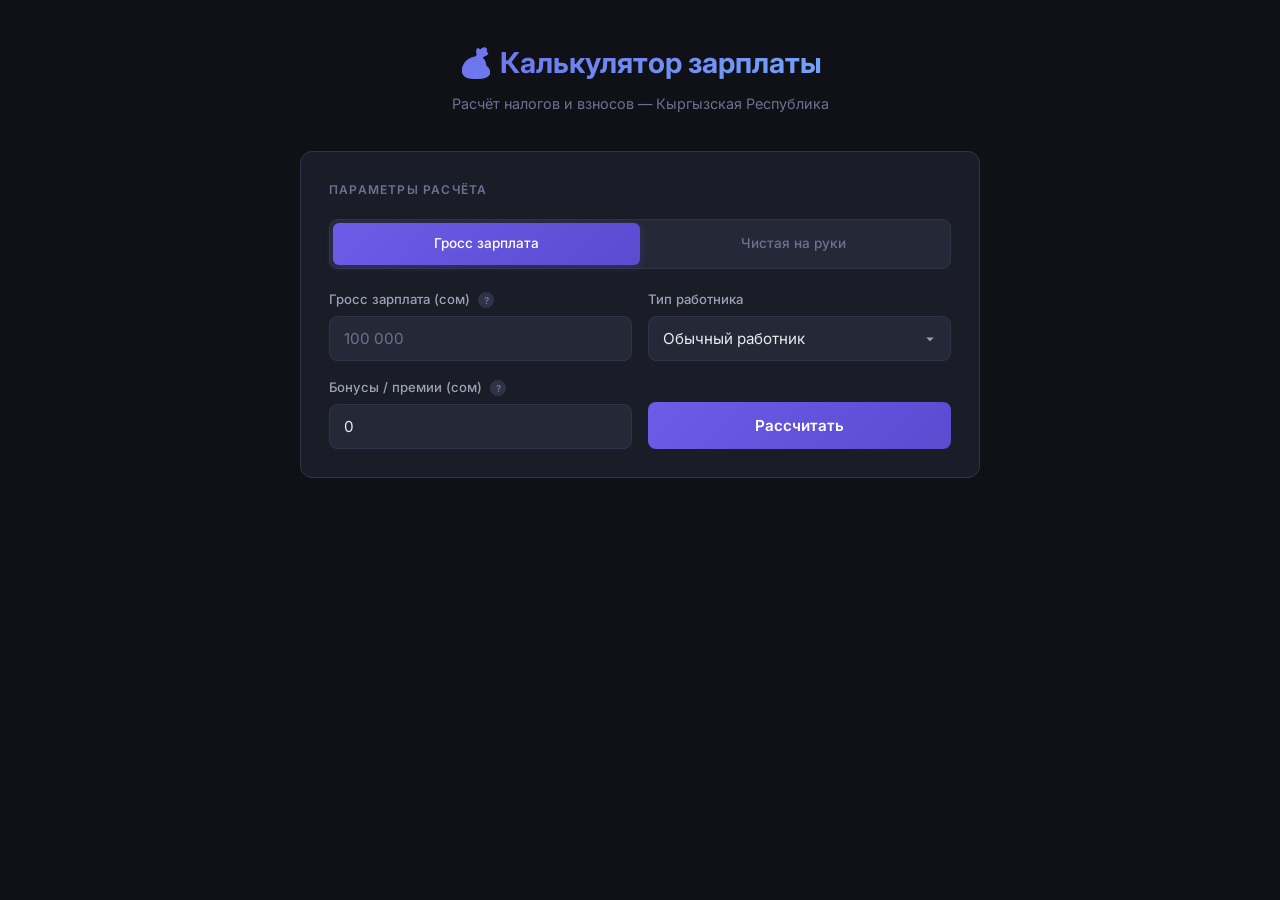
<file: salary-calculator.html>
<!DOCTYPE html>
<html lang="ru">

<head>
  <meta charset="UTF-8">
  <meta name="viewport" content="width=device-width, initial-scale=1.0">
  <meta name="description" content="Калькулятор зарплаты для Кыргызстана — расчёт налогов, взносов и чистой зарплаты">
  <title>Калькулятор зарплаты</title>
  <link rel="preconnect" href="https://fonts.googleapis.com">
  <link href="https://fonts.googleapis.com/css2?family=Inter:wght@400;500;600;700&display=swap" rel="stylesheet">
  <link rel="stylesheet" href="main.css">
</head>

<body>
  <div class="container">
    <!-- Header -->
    <div class="header">
      <h1>💰 Калькулятор зарплаты</h1>
      <p>Расчёт налогов и взносов — Кыргызская Республика</p>
    </div>

    <!-- Input Card -->
    <div class="card">
      <div class="card-title">Параметры расчёта</div>

      <!-- Radio toggle: Gross / Net -->
      <div class="radio-toggle" id="calcModeToggle">
        <label class="radio-toggle__option">
          <input type="radio" name="calcMode" value="gross" checked>
          <span>Гросс зарплата</span>
        </label>
        <label class="radio-toggle__option">
          <input type="radio" name="calcMode" value="netto">
          <span>Чистая на руки</span>
        </label>
      </div>

      <form id="salaryForm" class="form-grid" autocomplete="off">

        <!-- Гросс зарплата (visible in gross mode) -->
        <div class="form-group" id="grossGroup">
          <label for="gross">
            Гросс зарплата (сом)
            <span class="info-icon" data-tip="Сумма до вычета налогов и взносов">?</span>
          </label>
          <input type="number" id="gross" placeholder="100 000" min="0" step="100">
        </div>

        <!-- На руки (visible in netto mode) -->
        <div class="form-group hidden" id="chistGroup">
          <label for="chist">
            На руки работника (сом)
            <span class="info-icon" data-tip="Желаемая сумма после вычета на руки">?</span>
          </label>
          <input type="number" id="chist" placeholder="100 000" min="0" step="100">
        </div>

        <!-- Тип работника -->
        <div class="form-group">
          <label for="workerType">Тип работника</label>
          <select id="workerType">
            <option value="regular">Обычный работник</option>
            <option value="pensioner">Пенсионер</option>
            <option value="foreign">Иностранный работник</option>
          </select>
        </div>

        <!-- Бонусы -->
        <div class="form-group">
          <label for="bonus">
            Бонусы / премии (сом)
            <span class="info-icon" data-tip="Облагаются так же, как основная зарплата">?</span>
          </label>
          <input type="number" id="bonus" placeholder="0" min="0" step="100" value="0">
        </div>

        <!-- Кнопка -->
        <div class="form-group btn-group">
          <button type="submit" class="btn" id="calcBtn">Рассчитать</button>
        </div>

      </form>
    </div>

    <!-- Results (hidden until calculated) -->
    <div id="results" style="display: none;"></div>
  </div>
  <script src="main.js"></script>
  <script src="gross.js"></script>
  <script src="chist.js"></script>
</body>

</html>
</file>
<file: main.css>
/* ===== CSS Variables & Reset ===== */
    :root {
      --bg-primary: #0f1117;
      --bg-card: #1a1d27;
      --bg-input: #252836;
      --bg-table-header: #1e2230;
      --bg-table-row: #1a1d27;
      --bg-table-row-alt: #1f2233;
      --border: #2e3347;
      --text-primary: #e8eaf0;
      --text-secondary: #9ba1b7;
      --text-muted: #6b7290;
      --accent: #6c5ce7;
      --accent-hover: #7f71ea;
      --accent-glow: rgba(108, 92, 231, 0.25);
      --green: #00cec9;
      --green-dim: rgba(0, 206, 201, 0.15);
      --red: #ff6b6b;
      --red-dim: rgba(255, 107, 107, 0.12);
      --orange: #fdcb6e;
      --orange-dim: rgba(253, 203, 110, 0.12);
      --blue: #74b9ff;
      --blue-dim: rgba(116, 185, 255, 0.12);
      --radius: 12px;
      --radius-sm: 8px;
      --transition: 0.25s cubic-bezier(0.4, 0, 0.2, 1);
    }

    *,
    *::before,
    *::after {
      box-sizing: border-box;
      margin: 0;
      padding: 0;
    }

    body {
      font-family: 'Inter', -apple-system, BlinkMacSystemFont, sans-serif;
      background: var(--bg-primary);
      color: var(--text-primary);
      min-height: 100vh;
      display: flex;
      justify-content: center;
      padding: 40px 20px;
      line-height: 1.6;
    }

    /* ===== Container ===== */
    .container {
      width: 100%;
      max-width: 680px;
    }

    /* ===== Header ===== */
    .header {
      text-align: center;
      margin-bottom: 36px;
    }

    .header h1 {
      font-size: 1.8rem;
      font-weight: 700;
      background: linear-gradient(135deg, var(--accent), var(--blue));
      -webkit-background-clip: text;
      -webkit-text-fill-color: transparent;
      background-clip: text;
      margin-bottom: 6px;
    }

    .header p {
      color: var(--text-muted);
      font-size: 0.9rem;
    }

    /* ===== Card ===== */
    .card {
      background: var(--bg-card);
      border: 1px solid var(--border);
      border-radius: var(--radius);
      padding: 28px;
      margin-bottom: 24px;
      transition: box-shadow var(--transition);
    }

    .card:hover {
      box-shadow: 0 4px 24px rgba(0, 0, 0, 0.2);
    }

    .card-title {
      font-size: 0.75rem;
      font-weight: 600;
      text-transform: uppercase;
      letter-spacing: 1.2px;
      color: var(--text-muted);
      margin-bottom: 20px;
    }

    /* ===== Form fields ===== */
    .form-grid {
      display: grid;
      grid-template-columns: 1fr 1fr;
      gap: 16px;
    }

    .form-group {
      display: flex;
      flex-direction: column;
      gap: 6px;
    }

    .form-group.full-width {
      grid-column: 1 / -1;
    }

    .form-group label {
      font-size: 0.82rem;
      font-weight: 500;
      color: var(--text-secondary);
    }

    .form-group input,
    .form-group select {
      background: var(--bg-input);
      border: 1px solid var(--border);
      border-radius: var(--radius-sm);
      padding: 12px 14px;
      font-size: 0.95rem;
      font-family: inherit;
      color: var(--text-primary);
      transition: border-color var(--transition), box-shadow var(--transition);
      outline: none;
      appearance: none;
      -webkit-appearance: none;
    }

    .form-group select {
      background-image: url("data:image/svg+xml,%3Csvg xmlns='http://www.w3.org/2000/svg' width='12' height='12' fill='%239ba1b7' viewBox='0 0 16 16'%3E%3Cpath d='M8 11L3 6h10z'/%3E%3C/svg%3E");
      background-repeat: no-repeat;
      background-position: right 14px center;
      padding-right: 36px;
      cursor: pointer;
    }

    .form-group input:focus,
    .form-group select:focus {
      border-color: var(--accent);
      box-shadow: 0 0 0 3px var(--accent-glow);
    }

    .form-group input::placeholder {
      color: var(--text-muted);
    }

    /* ===== Button ===== */
    .btn-group {
      justify-content: flex-end;
    }

    .btn {
      display: block;
      width: 100%;
      padding: 14px;
      background: linear-gradient(135deg, var(--accent), #5a4bd1);
      color: #fff;
      font-family: inherit;
      font-size: 0.95rem;
      font-weight: 600;
      border: none;
      border-radius: var(--radius-sm);
      cursor: pointer;
      transition: transform var(--transition), box-shadow var(--transition), opacity var(--transition);
    }

    .btn:hover {
      transform: translateY(-1px);
      box-shadow: 0 6px 20px var(--accent-glow);
    }

    .btn:active {
      transform: translateY(0);
      opacity: 0.9;
    }

    /* ===== Results ===== */
    #results {
      animation: fadeIn 0.4s ease;
    }

    @keyframes fadeIn {
      from {
        opacity: 0;
        transform: translateY(12px);
      }

      to {
        opacity: 1;
        transform: translateY(0);
      }
    }

    /* Summary cards row */
    .summary-row {
      display: grid;
      grid-template-columns: repeat(3, 1fr);
      gap: 14px;
      margin-bottom: 24px;
    }

    .summary-item {
      background: var(--bg-input);
      border-radius: var(--radius-sm);
      padding: 16px;
      text-align: center;
      border: 1px solid var(--border);
    }

    .summary-item .label {
      font-size: 0.72rem;
      font-weight: 600;
      text-transform: uppercase;
      letter-spacing: 0.8px;
      color: var(--text-muted);
      margin-bottom: 6px;
    }

    .summary-item .value {
      font-size: 1.35rem;
      font-weight: 700;
    }

    .summary-item.netto .value {
      color: var(--green);
    }

    .summary-item.deductions .value {
      color: var(--red);
    }

    .summary-item.fot .value {
      color: var(--blue);
    }

    /* Table */
    .result-table {
      width: 100%;
      border-collapse: collapse;
      font-size: 0.88rem;
    }

    .result-table thead th {
      background: var(--bg-table-header);
      padding: 12px 14px;
      text-align: left;
      font-weight: 600;
      font-size: 0.75rem;
      text-transform: uppercase;
      letter-spacing: 0.8px;
      color: var(--text-muted);
      border-bottom: 1px solid var(--border);
    }

    .result-table thead th:last-child {
      text-align: right;
    }

    .result-table thead th:nth-child(2) {
      text-align: center;
    }

    .result-table tbody td {
      padding: 12px 14px;
      border-bottom: 1px solid var(--border);
      color: var(--text-secondary);
    }

    .result-table tbody td:last-child {
      text-align: right;
      font-weight: 500;
      font-variant-numeric: tabular-nums;
    }

    .result-table tbody td:nth-child(2) {
      text-align: center;
      color: var(--text-muted);
    }

    .result-table tbody tr:nth-child(even) {
      background: var(--bg-table-row-alt);
    }

    .result-table tbody tr:hover {
      background: rgba(108, 92, 231, 0.06);
    }

    /* Category separator rows */
    .result-table .section-header td {
      font-weight: 700;
      font-size: 0.72rem;
      text-transform: uppercase;
      letter-spacing: 1px;
      color: var(--text-muted);
      padding-top: 18px;
      border-bottom: none;
      background: transparent !important;
    }

    /* Total rows */
    .result-table .row-total td {
      font-weight: 700;
      color: var(--text-primary);
      border-top: 2px solid var(--border);
    }

    .result-table .row-netto td {
      color: var(--green);
      font-weight: 700;
      font-size: 0.95rem;
    }

    .result-table .row-fot td {
      color: var(--blue);
      font-weight: 700;
      font-size: 0.95rem;
    }

    .result-table .row-deduction td:last-child {
      color: var(--red);
    }

    .result-table .row-employer td:last-child {
      color: var(--orange);
    }

    /* ===== Badge ===== */
    .badge {
      display: inline-block;
      padding: 3px 8px;
      border-radius: 4px;
      font-size: 0.7rem;
      font-weight: 600;
      letter-spacing: 0.5px;
    }

    .badge-red {
      background: var(--red-dim);
      color: var(--red);
    }

    .badge-orange {
      background: var(--orange-dim);
      color: var(--orange);
    }

    .badge-green {
      background: var(--green-dim);
      color: var(--green);
    }

    .badge-blue {
      background: var(--blue-dim);
      color: var(--blue);
    }

    /* ===== Radio Toggle (Gross / Net) ===== */
    .radio-toggle {
      display: flex;
      gap: 0;
      background: var(--bg-input);
      border: 1px solid var(--border);
      border-radius: var(--radius-sm);
      padding: 3px;
      margin-bottom: 20px;
    }

    .radio-toggle__option {
      flex: 1;
      display: flex;
      align-items: center;
      justify-content: center;
      cursor: pointer;
    }

    .radio-toggle__option input[type="radio"] {
      position: absolute;
      opacity: 0;
      pointer-events: none;
      width: 0;
      height: 0;
    }

    .radio-toggle__option span {
      display: block;
      width: 100%;
      text-align: center;
      padding: 10px 16px;
      border-radius: 6px;
      font-size: 0.85rem;
      font-weight: 500;
      color: var(--text-muted);
      transition: all var(--transition);
      user-select: none;
    }

    .radio-toggle__option input[type="radio"]:checked+span {
      background: linear-gradient(135deg, var(--accent), #5a4bd1);
      color: #fff;
      box-shadow: 0 2px 8px var(--accent-glow);
    }

    .radio-toggle__option:hover span {
      color: var(--text-primary);
    }

    .radio-toggle__option input[type="radio"]:checked+span:hover {
      color: #fff;
    }

    /* ===== Utility: Hidden ===== */
    .hidden {
      display: none !important;
    }

    /* ===== Responsive ===== */
    @media (max-width: 600px) {
      .form-grid {
        grid-template-columns: 1fr;
      }

      .summary-row {
        grid-template-columns: 1fr;
      }

      .header h1 {
        font-size: 1.4rem;
      }

      .card {
        padding: 20px;
      }
    }

    /* ===== Tooltip for info ===== */
    .info-icon {
      display: inline-flex;
      align-items: center;
      justify-content: center;
      width: 16px;
      height: 16px;
      border-radius: 50%;
      background: var(--border);
      color: var(--text-muted);
      font-size: 0.6rem;
      font-weight: 700;
      cursor: help;
      margin-left: 4px;
      vertical-align: middle;
      position: relative;
    }

    .info-icon:hover::after {
      content: attr(data-tip);
      position: absolute;
      bottom: calc(100% + 6px);
      left: 50%;
      transform: translateX(-50%);
      background: var(--bg-input);
      border: 1px solid var(--border);
      color: var(--text-secondary);
      padding: 8px 10px;
      border-radius: 6px;
      font-size: 0.72rem;
      font-weight: 400;
      white-space: nowrap;
      z-index: 10;
      box-shadow: 0 4px 12px rgba(0, 0, 0, 0.3);
    }
</file>
